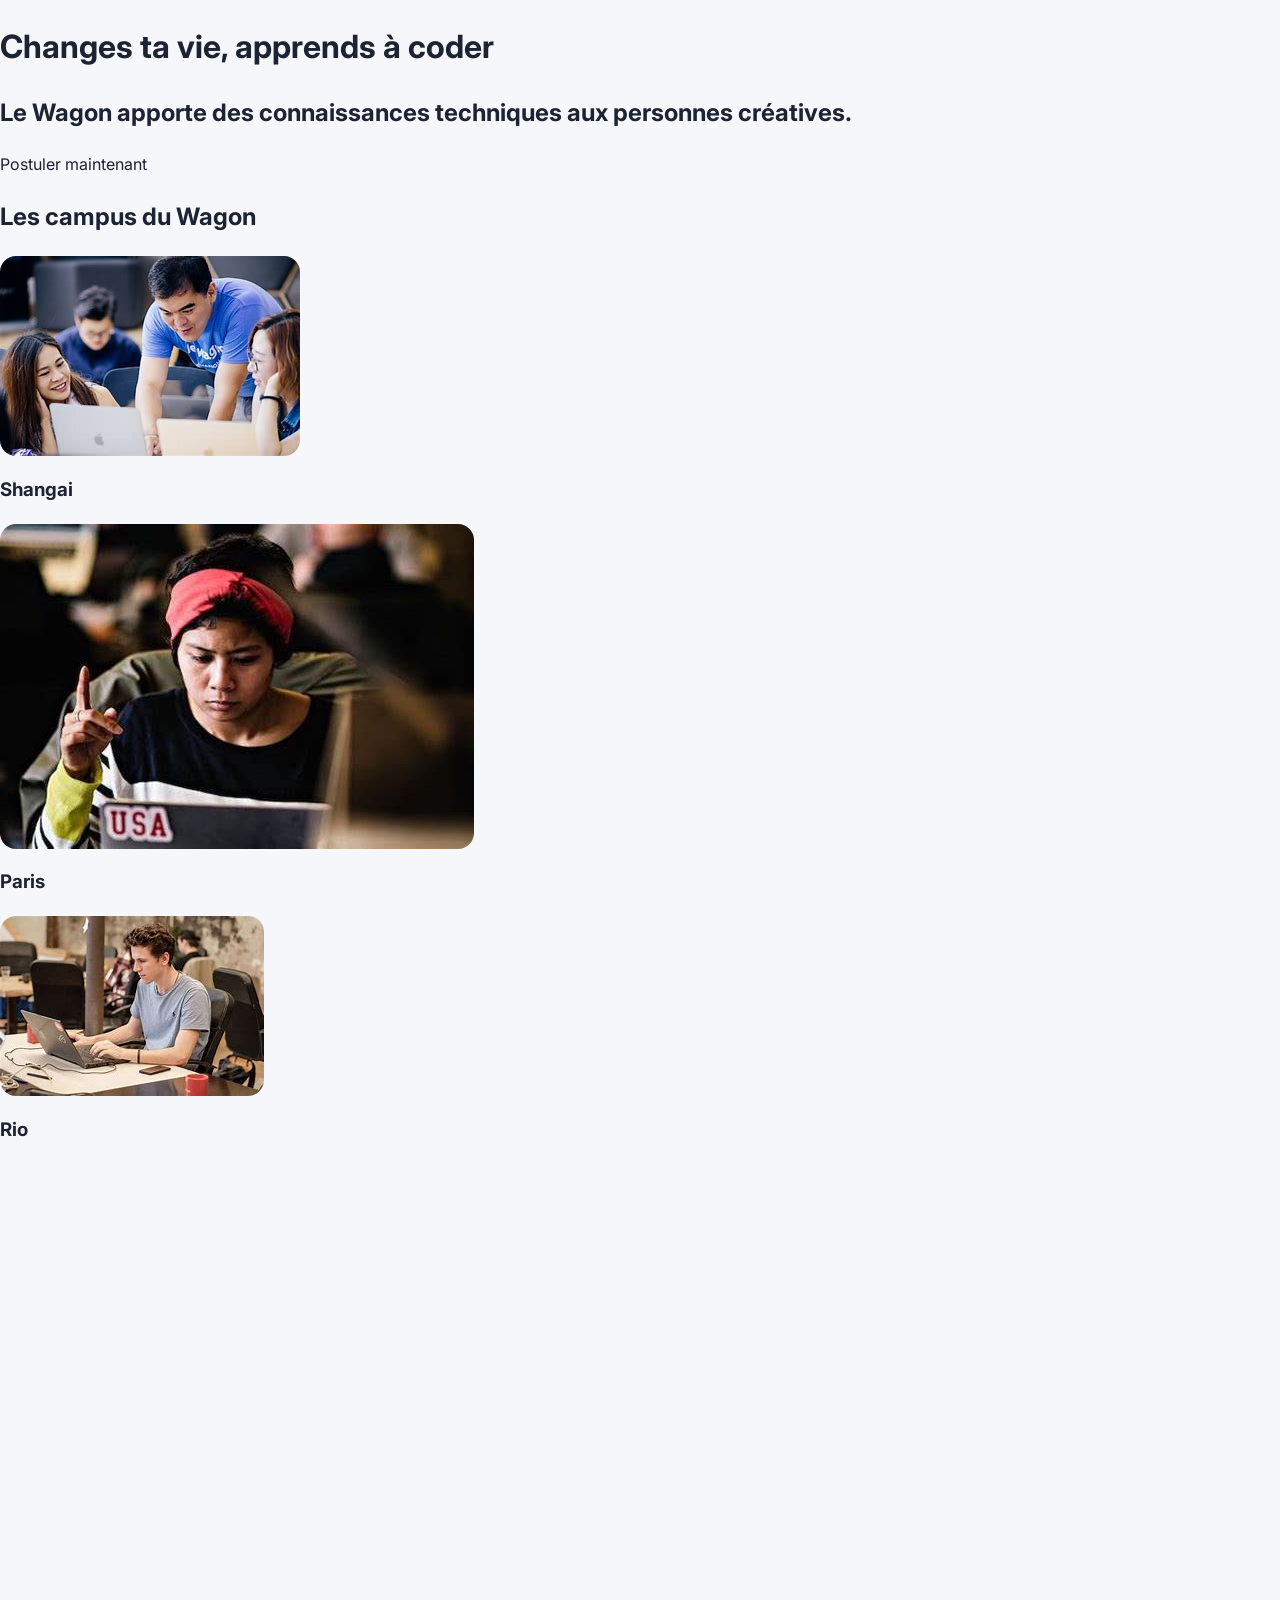
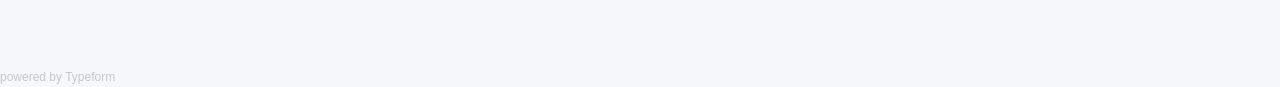
<file: index.html>
<!DOCTYPE html>
<html>
	<head>
		<title>Le Wagon</title>
		<meta charset="utf-8">
		<link rel="stylesheet" href="css\styles.css">
	</head>
	<body>

		<div class="banner">
			<div class="container">
				<h1>Changes ta vie, apprends à coder</h1>
				<h2>Le Wagon apporte des connaissances techniques aux personnes créatives.</h2>
				<a href="#apply-section" class="btn-blue">Postuler maintenant</a>
			</div>
		</div>

		<div class="container">
			<h2>Les campus du Wagon</h2>
			<div class="cards">
				<div class="card">
					<img src="images/shangai.jpg" alt="Le Wagon Shangai">
					<h3>Shangai</h3>
				</div>
				<div class="card">
					<img src="images/paris.jpg" alt="Le Wagon Paris">
					<h3>Paris</h3>
				</div>
				<div class="card">
					<img src="images/rio.jpg" alt="Le Wagon Rio">
					<h3>Rio</h3>
				</div>
			</div>
		</div>

		<div id="apply-section">
			<div class="typeform-widget" data-url="https://form.typeform.com/to/BqObaEK6" style="width: 100%; height: 500px;"></div><script> (function() { var qs,js,q,s,d=document, gi=d.getElementById, ce=d.createElement, gt=d.getElementsByTagName, id="typef_orm", b="https://embed.typeform.com/"; if(!gi.call(d,id)) { js=ce.call(d,"script"); js.id=id; js.src=b+"embed.js"; q=gt.call(d,"script")[0]; q.parentNode.insertBefore(js,q) } })(); </script><div style="font-family: Sans-Serif;font-size: 12px; color: #999;opacity: 0.5; padding-top: 5px;"> powered by <a href="https://admin.typeform.com/signup?utm_campaign=BQ1ugB&utm_source=typeform.com-12651312-Basic&utm_medium=typeform&utm_content=typeform-embedded-poweredbytypeform&utm_term=EN" style="color: #999" target="_blank">Typeform</a></div>

		</div>

	</body>

</html>
</file>
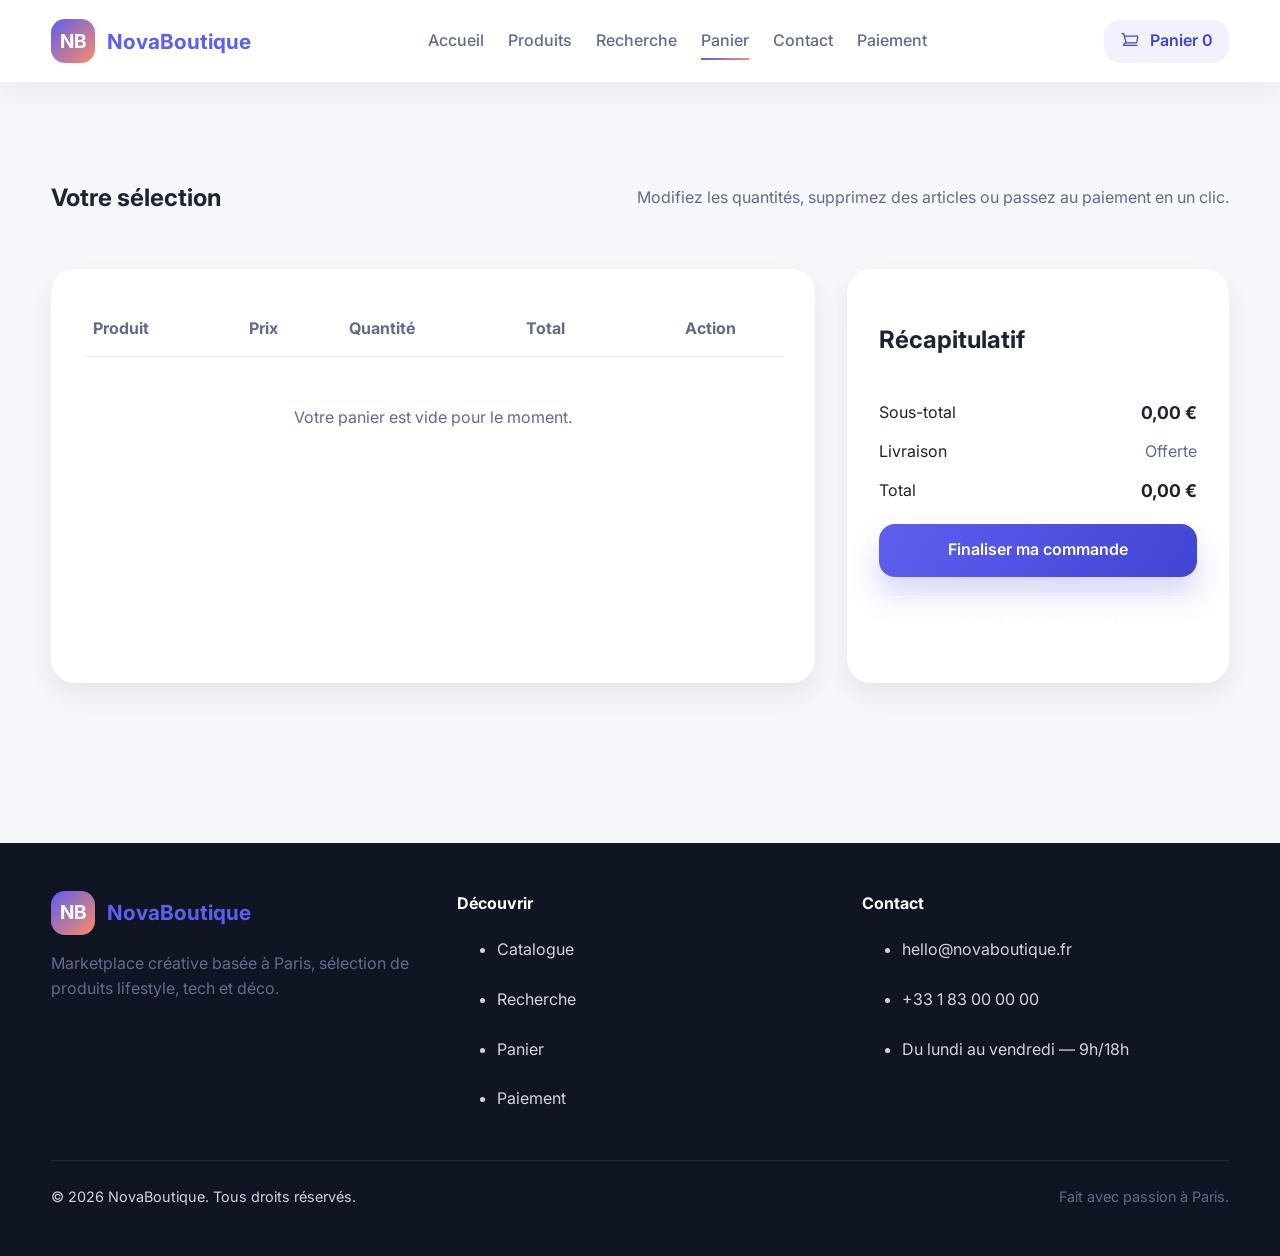
<file: cart.html>
<!DOCTYPE html>
<html lang="fr">
  <head>
    <meta charset="utf-8" />
    <meta name="viewport" content="width=device-width, initial-scale=1" />
    <title>NovaBoutique | Votre panier</title>
    <link rel="stylesheet" href="css/styles.css" />
    <script src="js/cart.js" defer></script>
  </head>
  <body>
    <header class="site-header">
      <div class="header-inner">
        <a class="brand" href="index.html" aria-label="NovaBoutique Accueil">
          <span class="brand__logo">NB</span>
          NovaBoutique
        </a>
        <nav class="main-nav" aria-label="Navigation principale">
          <a href="index.html">Accueil</a>
          <a href="products.html">Produits</a>
          <a href="search.html">Recherche</a>
          <a href="cart.html" aria-current="page">Panier</a>
          <a href="contact.html">Contact</a>
          <a href="checkout.html">Paiement</a>
        </nav>
        <div class="cart-status">
          <svg xmlns="http://www.w3.org/2000/svg" fill="none" viewBox="0 0 24 24" stroke="currentColor" aria-hidden="true">
            <path stroke-linecap="round" stroke-linejoin="round" stroke-width="1.5" d="M2.25 3h1.386c.51 0 .955.343 1.087.835l.383 1.437M7.5 14.25a3 3 0 0 0-3 3h15.75m-12.75-3h11.218a1.5 1.5 0 0 0 1.47-1.198l1.2-6A1.5 1.5 0 0 0 19.125 6H5.106m2.394 8.25L5.106 6m0 0-.383-1.437A1.125 1.125 0 0 0 3.61 3H2.25" />
          </svg>
          <span>Panier <span data-cart-count>0</span></span>
        </div>
      </div>
    </header>

    <main>
      <section class="section">
        <div class="section-heading">
          <h1>Votre sélection</h1>
          <p>Modifiez les quantités, supprimez des articles ou passez au paiement en un clic.</p>
        </div>
        <div class="cart-layout">
          <div class="cart-card">
            <table class="cart-table" aria-live="polite">
              <thead>
                <tr>
                  <th scope="col">Produit</th>
                  <th scope="col">Prix</th>
                  <th scope="col">Quantité</th>
                  <th scope="col">Total</th>
                  <th scope="col" class="text-center">Action</th>
                </tr>
              </thead>
              <tbody data-cart-items></tbody>
            </table>
            <p class="cart-empty is-hidden" data-cart-empty>Votre panier est vide pour le moment.</p>
          </div>
          <aside class="summary-card">
            <h2>Récapitulatif</h2>
            <ul>
              <li><span>Sous-total</span><strong data-cart-subtotal>0,00 €</strong></li>
              <li><span>Livraison</span><span class="text-muted">Offerte</span></li>
              <li><span>Total</span><strong data-cart-total>0,00 €</strong></li>
            </ul>
            <a class="btn btn-primary" href="checkout.html">Finaliser ma commande</a>
            <a class="btn btn-secondary" href="products.html">Poursuivre mes achats</a>
          </aside>
        </div>
      </section>
    </main>

    <footer class="site-footer">
      <div class="footer-inner">
        <div class="footer-grid">
          <div>
            <div class="brand">
              <span class="brand__logo">NB</span>
              NovaBoutique
            </div>
            <p class="text-muted">Marketplace créative basée à Paris, sélection de produits lifestyle, tech et déco.</p>
          </div>
          <div>
            <h4>Découvrir</h4>
            <ul class="grid">
              <li><a href="products.html">Catalogue</a></li>
              <li><a href="search.html">Recherche</a></li>
              <li><a href="cart.html">Panier</a></li>
              <li><a href="checkout.html">Paiement</a></li>
            </ul>
          </div>
          <div>
            <h4>Contact</h4>
            <ul class="grid">
              <li>hello@novaboutique.fr</li>
              <li>+33 1 83 00 00 00</li>
              <li>Du lundi au vendredi — 9h/18h</li>
            </ul>
          </div>
        </div>
        <div class="footer-bottom">
          <span>© <span id="current-year"></span> NovaBoutique. Tous droits réservés.</span>
          <span class="text-muted">Fait avec passion à Paris.</span>
        </div>
      </div>
    </footer>
    <script>
      document.getElementById('current-year').textContent = new Date().getFullYear();
    </script>
  </body>
</html>
</file>
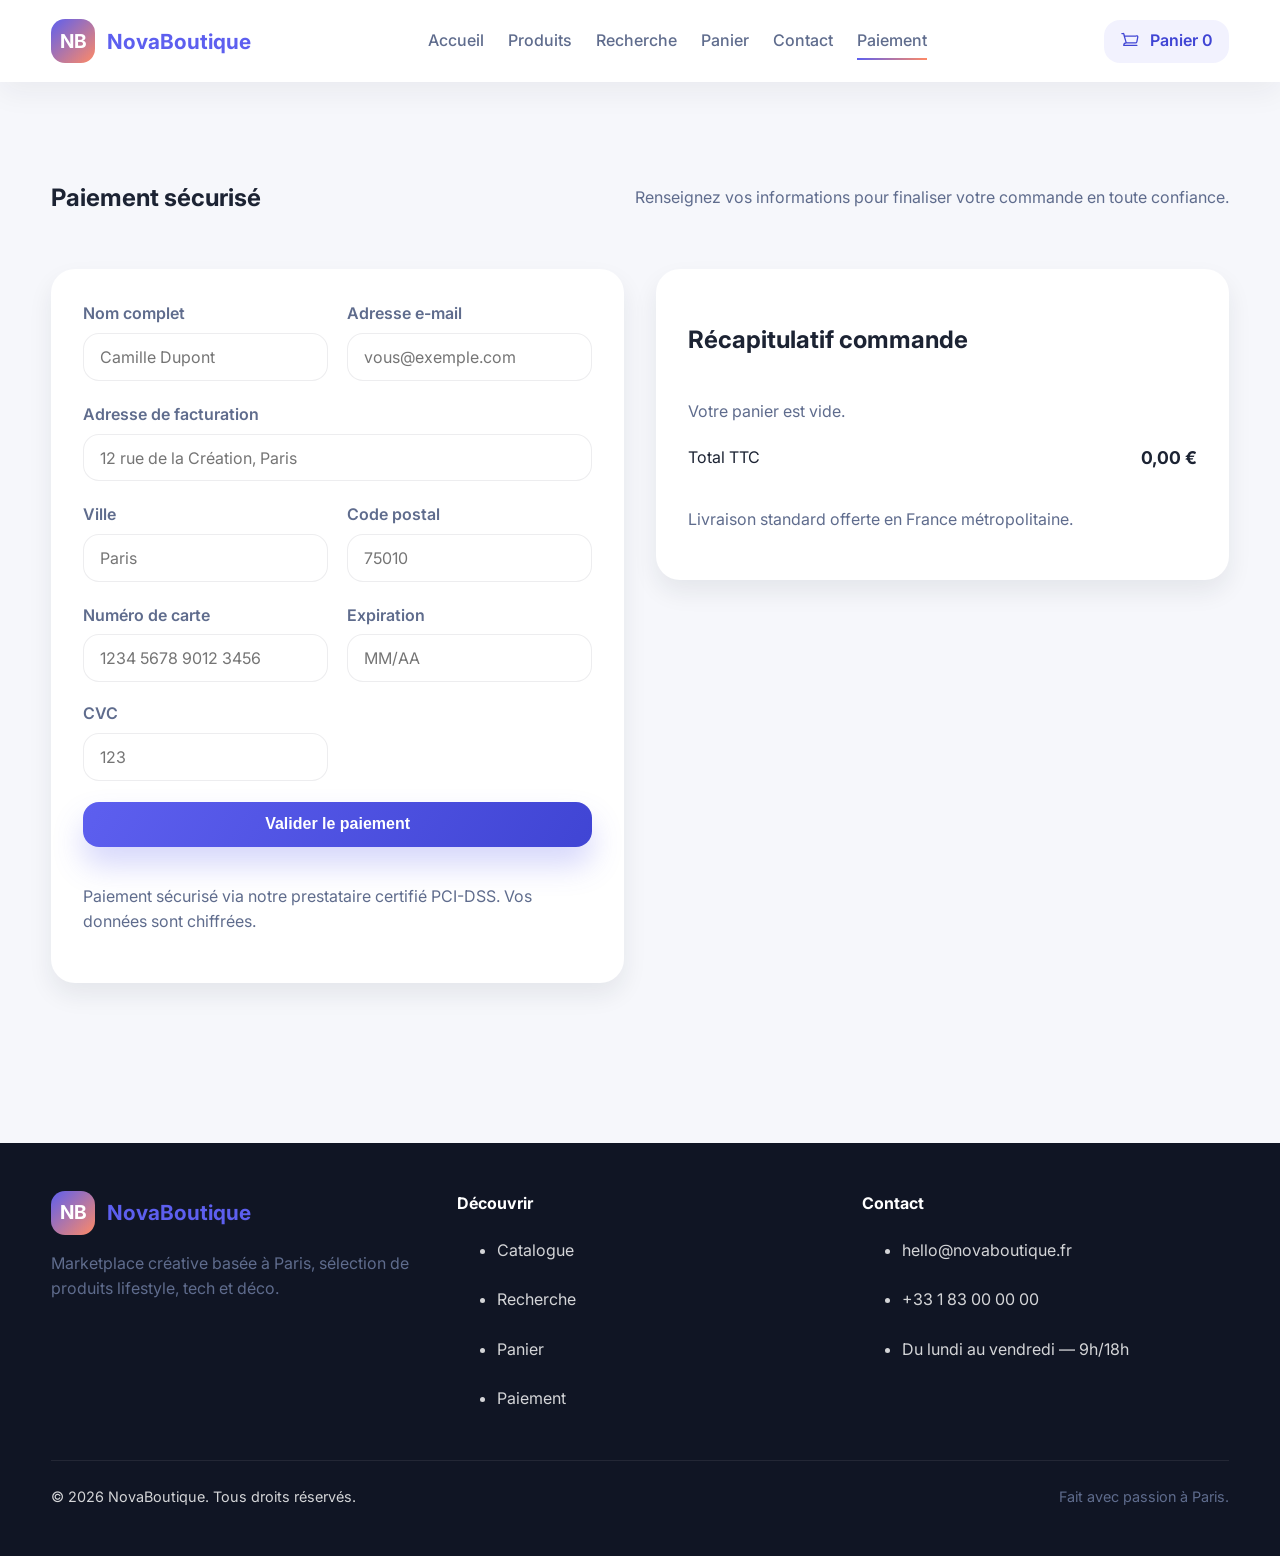
<file: checkout.html>
<!DOCTYPE html>
<html lang="fr">
  <head>
    <meta charset="utf-8" />
    <meta name="viewport" content="width=device-width, initial-scale=1" />
    <title>NovaBoutique | Paiement sécurisé</title>
    <link rel="stylesheet" href="css/styles.css" />
    <script src="js/cart.js" defer></script>
    <script src="js/checkout.js" defer></script>
  </head>
  <body>
    <header class="site-header">
      <div class="header-inner">
        <a class="brand" href="index.html" aria-label="NovaBoutique Accueil">
          <span class="brand__logo">NB</span>
          NovaBoutique
        </a>
        <nav class="main-nav" aria-label="Navigation principale">
          <a href="index.html">Accueil</a>
          <a href="products.html">Produits</a>
          <a href="search.html">Recherche</a>
          <a href="cart.html">Panier</a>
          <a href="contact.html">Contact</a>
          <a href="checkout.html" aria-current="page">Paiement</a>
        </nav>
        <div class="cart-status">
          <svg xmlns="http://www.w3.org/2000/svg" fill="none" viewBox="0 0 24 24" stroke="currentColor" aria-hidden="true">
            <path stroke-linecap="round" stroke-linejoin="round" stroke-width="1.5" d="M2.25 3h1.386c.51 0 .955.343 1.087.835l.383 1.437M7.5 14.25a3 3 0 0 0-3 3h15.75m-12.75-3h11.218a1.5 1.5 0 0 0 1.47-1.198l1.2-6A1.5 1.5 0 0 0 19.125 6H5.106m2.394 8.25L5.106 6m0 0-.383-1.437A1.125 1.125 0 0 0 3.61 3H2.25" />
          </svg>
          <span>Panier <span data-cart-count>0</span></span>
        </div>
      </div>
    </header>

    <main>
      <section class="section">
        <div class="section-heading">
          <h1>Paiement sécurisé</h1>
          <p>Renseignez vos informations pour finaliser votre commande en toute confiance.</p>
        </div>
        <div class="checkout-grid">
          <form class="checkout-form" data-checkout-form>
            <div class="alert is-hidden" role="alert" data-checkout-confirmation>
              Merci ! Votre commande est confirmée. Un e-mail récapitulatif vient de vous être envoyé.
            </div>
            <div class="form-row">
              <div>
                <label for="billing-name">Nom complet</label>
                <input type="text" id="billing-name" name="billing-name" placeholder="Camille Dupont" required />
              </div>
              <div>
                <label for="billing-email">Adresse e-mail</label>
                <input type="email" id="billing-email" name="billing-email" placeholder="vous@exemple.com" required />
              </div>
            </div>
            <div>
              <label for="billing-address">Adresse de facturation</label>
              <input type="text" id="billing-address" name="billing-address" placeholder="12 rue de la Création, Paris" required />
            </div>
            <div class="form-row">
              <div>
                <label for="billing-city">Ville</label>
                <input type="text" id="billing-city" name="billing-city" placeholder="Paris" required />
              </div>
              <div>
                <label for="billing-zip">Code postal</label>
                <input type="text" id="billing-zip" name="billing-zip" placeholder="75010" required />
              </div>
            </div>
            <div class="form-row">
              <div>
                <label for="card-number">Numéro de carte</label>
                <input type="text" id="card-number" name="card-number" inputmode="numeric" autocomplete="cc-number" placeholder="1234 5678 9012 3456" required />
              </div>
              <div>
                <label for="card-expiry">Expiration</label>
                <input type="text" id="card-expiry" name="card-expiry" placeholder="MM/AA" required />
              </div>
              <div>
                <label for="card-cvc">CVC</label>
                <input type="text" id="card-cvc" name="card-cvc" inputmode="numeric" autocomplete="cc-csc" placeholder="123" required />
              </div>
            </div>
            <button type="submit" class="btn btn-primary">Valider le paiement</button>
            <p class="text-muted">Paiement sécurisé via notre prestataire certifié PCI-DSS. Vos données sont chiffrées.</p>
          </form>
          <aside class="checkout-summary">
            <h2>Récapitulatif commande</h2>
            <ul data-checkout-items>
              <li class="text-muted">Votre panier est vide.</li>
            </ul>
            <div class="flex flex-between">
              <span>Total TTC</span>
              <strong data-checkout-total>0,00 €</strong>
            </div>
            <p class="text-muted">Livraison standard offerte en France métropolitaine.</p>
          </aside>
        </div>
      </section>
    </main>

    <footer class="site-footer">
      <div class="footer-inner">
        <div class="footer-grid">
          <div>
            <div class="brand">
              <span class="brand__logo">NB</span>
              NovaBoutique
            </div>
            <p class="text-muted">Marketplace créative basée à Paris, sélection de produits lifestyle, tech et déco.</p>
          </div>
          <div>
            <h4>Découvrir</h4>
            <ul class="grid">
              <li><a href="products.html">Catalogue</a></li>
              <li><a href="search.html">Recherche</a></li>
              <li><a href="cart.html">Panier</a></li>
              <li><a href="checkout.html">Paiement</a></li>
            </ul>
          </div>
          <div>
            <h4>Contact</h4>
            <ul class="grid">
              <li>hello@novaboutique.fr</li>
              <li>+33 1 83 00 00 00</li>
              <li>Du lundi au vendredi — 9h/18h</li>
            </ul>
          </div>
        </div>
        <div class="footer-bottom">
          <span>© <span id="current-year"></span> NovaBoutique. Tous droits réservés.</span>
          <span class="text-muted">Fait avec passion à Paris.</span>
        </div>
      </div>
    </footer>
    <script>
      document.getElementById('current-year').textContent = new Date().getFullYear();
    </script>
  </body>
</html>
</file>
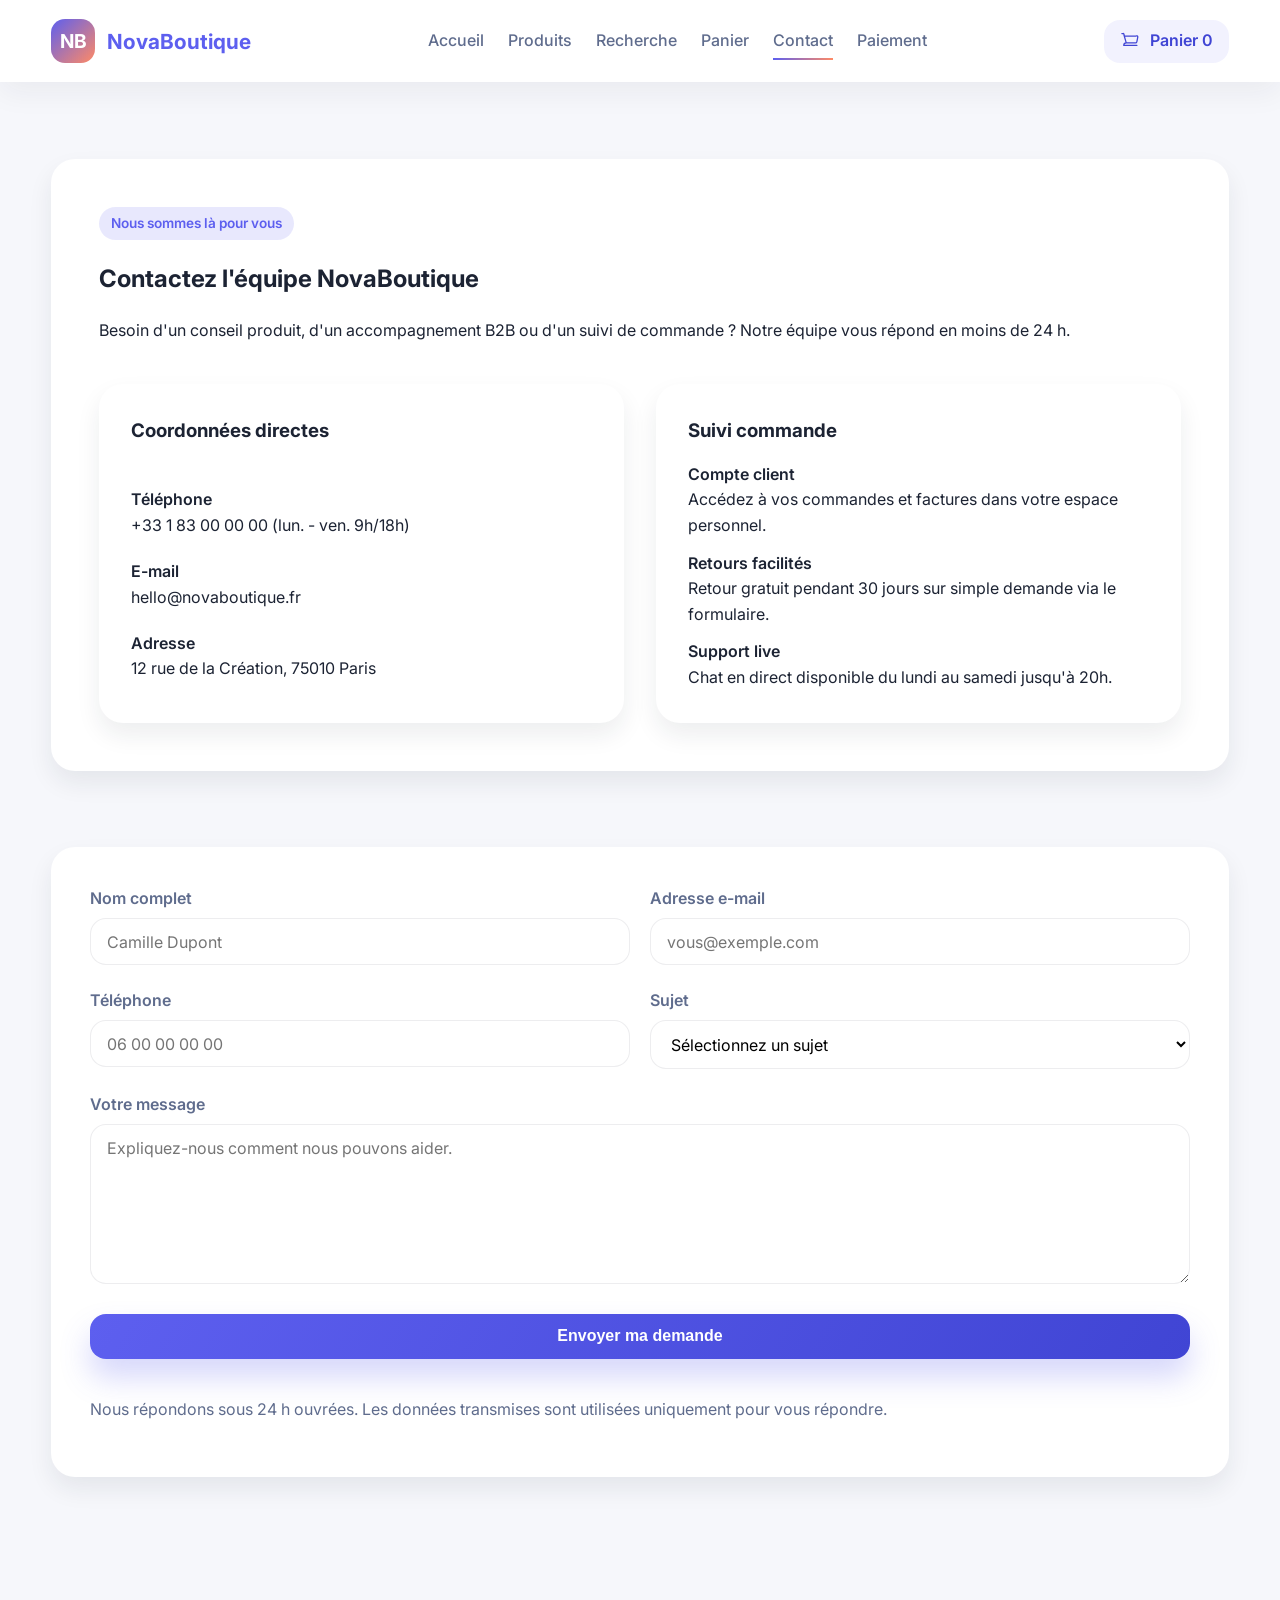
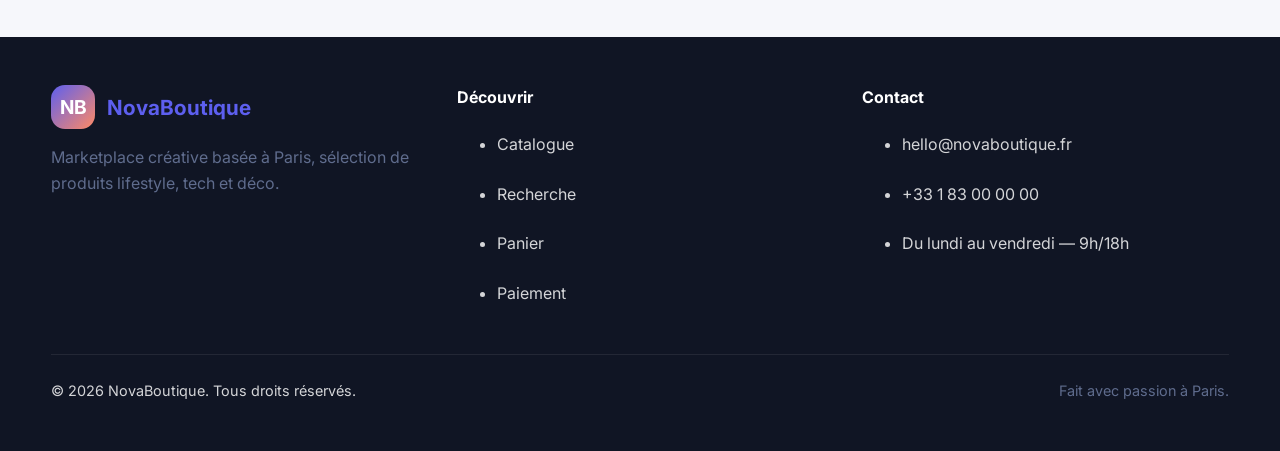
<file: contact.html>
<!DOCTYPE html>
<html lang="fr">
  <head>
    <meta charset="utf-8" />
    <meta name="viewport" content="width=device-width, initial-scale=1" />
    <title>NovaBoutique | Contact &amp; accompagnement</title>
    <link rel="stylesheet" href="css/styles.css" />
    <script src="js/cart.js" defer></script>
  </head>
  <body>
    <header class="site-header">
      <div class="header-inner">
        <a class="brand" href="index.html" aria-label="NovaBoutique Accueil">
          <span class="brand__logo">NB</span>
          NovaBoutique
        </a>
        <nav class="main-nav" aria-label="Navigation principale">
          <a href="index.html">Accueil</a>
          <a href="products.html">Produits</a>
          <a href="search.html">Recherche</a>
          <a href="cart.html">Panier</a>
          <a href="contact.html" aria-current="page">Contact</a>
          <a href="checkout.html">Paiement</a>
        </nav>
        <div class="cart-status">
          <svg xmlns="http://www.w3.org/2000/svg" fill="none" viewBox="0 0 24 24" stroke="currentColor" aria-hidden="true">
            <path stroke-linecap="round" stroke-linejoin="round" stroke-width="1.5" d="M2.25 3h1.386c.51 0 .955.343 1.087.835l.383 1.437M7.5 14.25a3 3 0 0 0-3 3h15.75m-12.75-3h11.218a1.5 1.5 0 0 0 1.47-1.198l1.2-6A1.5 1.5 0 0 0 19.125 6H5.106m2.394 8.25L5.106 6m0 0-.383-1.437A1.125 1.125 0 0 0 3.61 3H2.25" />
          </svg>
          <span>Panier <span data-cart-count>0</span></span>
        </div>
      </div>
    </header>

    <main>
      <section class="section">
        <div class="contact-hero">
          <div>
            <div class="badge">Nous sommes là pour vous</div>
            <h1>Contactez l'équipe NovaBoutique</h1>
            <p>
              Besoin d'un conseil produit, d'un accompagnement B2B ou d'un suivi de commande ? Notre équipe vous répond en moins de 24 h.
            </p>
          </div>
          <div class="contact-grid">
            <article class="contact-card">
              <h3>Coordonnées directes</h3>
              <ul>
                <li>
                  <span>Téléphone</span>
                  +33 1 83 00 00 00 (lun. - ven. 9h/18h)
                </li>
                <li>
                  <span>E-mail</span>
                  hello@novaboutique.fr
                </li>
                <li>
                  <span>Adresse</span>
                  12 rue de la Création, 75010 Paris
                </li>
              </ul>
            </article>
            <article class="contact-card">
              <h3>Suivi commande</h3>
              <ul>
                <li>
                  <span>Compte client</span>
                  Accédez à vos commandes et factures dans votre espace personnel.
                </li>
                <li>
                  <span>Retours facilités</span>
                  Retour gratuit pendant 30 jours sur simple demande via le formulaire.
                </li>
                <li>
                  <span>Support live</span>
                  Chat en direct disponible du lundi au samedi jusqu'à 20h.
                </li>
              </ul>
            </article>
          </div>
        </div>
      </section>

      <section class="section">
        <form class="contact-form" data-contact-form>
          <div class="form-row">
            <div>
              <label for="contact-name">Nom complet</label>
              <input type="text" id="contact-name" name="name" placeholder="Camille Dupont" required />
            </div>
            <div>
              <label for="contact-email">Adresse e-mail</label>
              <input type="email" id="contact-email" name="email" placeholder="vous@exemple.com" required />
            </div>
          </div>
          <div class="form-row">
            <div>
              <label for="contact-phone">Téléphone</label>
              <input type="tel" id="contact-phone" name="phone" placeholder="06 00 00 00 00" />
            </div>
            <div>
              <label for="contact-topic">Sujet</label>
              <select id="contact-topic" name="topic" required>
                <option value="">Sélectionnez un sujet</option>
                <option value="order">Suivi de commande</option>
                <option value="product">Question produit</option>
                <option value="partnership">Partenariat &amp; B2B</option>
                <option value="other">Autre demande</option>
              </select>
            </div>
          </div>
          <div>
            <label for="contact-message">Votre message</label>
            <textarea id="contact-message" name="message" placeholder="Expliquez-nous comment nous pouvons aider." required></textarea>
          </div>
          <button type="submit" class="btn btn-primary">Envoyer ma demande</button>
          <p class="text-muted">Nous répondons sous 24 h ouvrées. Les données transmises sont utilisées uniquement pour vous répondre.</p>
        </form>
      </section>
    </main>

    <footer class="site-footer">
      <div class="footer-inner">
        <div class="footer-grid">
          <div>
            <div class="brand">
              <span class="brand__logo">NB</span>
              NovaBoutique
            </div>
            <p class="text-muted">Marketplace créative basée à Paris, sélection de produits lifestyle, tech et déco.</p>
          </div>
          <div>
            <h4>Découvrir</h4>
            <ul class="grid">
              <li><a href="products.html">Catalogue</a></li>
              <li><a href="search.html">Recherche</a></li>
              <li><a href="cart.html">Panier</a></li>
              <li><a href="checkout.html">Paiement</a></li>
            </ul>
          </div>
          <div>
            <h4>Contact</h4>
            <ul class="grid">
              <li>hello@novaboutique.fr</li>
              <li>+33 1 83 00 00 00</li>
              <li>Du lundi au vendredi — 9h/18h</li>
            </ul>
          </div>
        </div>
        <div class="footer-bottom">
          <span>© <span id="current-year"></span> NovaBoutique. Tous droits réservés.</span>
          <span class="text-muted">Fait avec passion à Paris.</span>
        </div>
      </div>
    </footer>
    <script>
      document.getElementById('current-year').textContent = new Date().getFullYear();
    </script>
  </body>
</html>
</file>
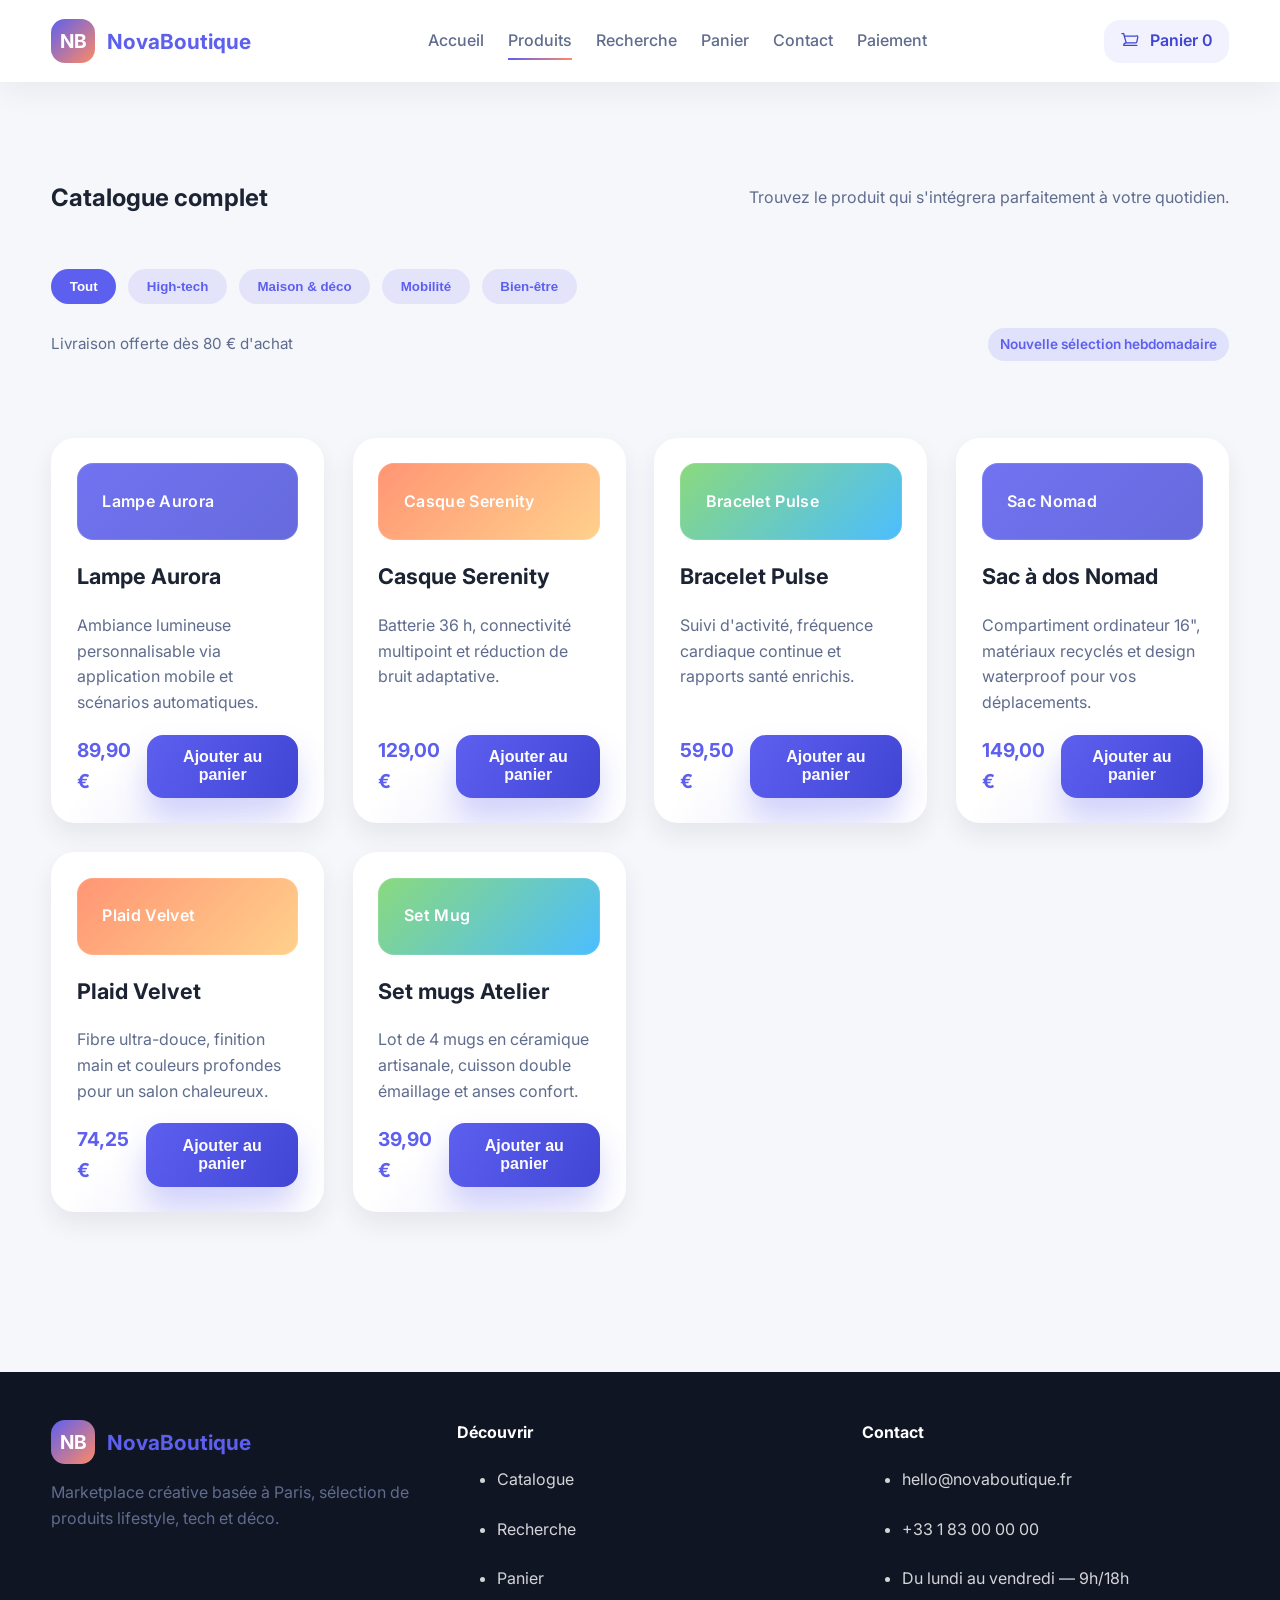
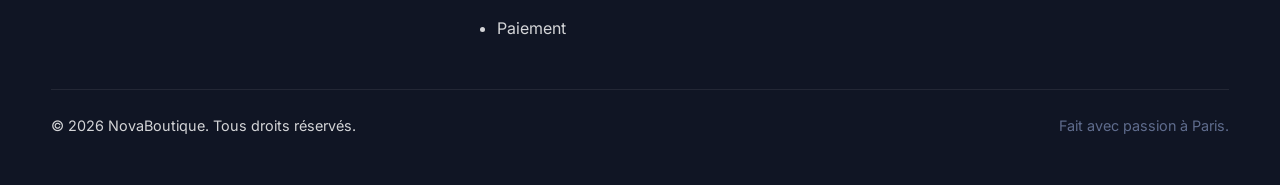
<file: products.html>
<!DOCTYPE html>
<html lang="fr">
  <head>
    <meta charset="utf-8" />
    <meta name="viewport" content="width=device-width, initial-scale=1" />
    <title>NovaBoutique | Catalogue produits</title>
    <link rel="stylesheet" href="css/styles.css" />
    <script src="js/cart.js" defer></script>
  </head>
  <body>
    <header class="site-header">
      <div class="header-inner">
        <a class="brand" href="index.html" aria-label="NovaBoutique Accueil">
          <span class="brand__logo">NB</span>
          NovaBoutique
        </a>
        <nav class="main-nav" aria-label="Navigation principale">
          <a href="index.html">Accueil</a>
          <a href="products.html" aria-current="page">Produits</a>
          <a href="search.html">Recherche</a>
          <a href="cart.html">Panier</a>
          <a href="contact.html">Contact</a>
          <a href="checkout.html">Paiement</a>
        </nav>
        <div class="cart-status">
          <svg xmlns="http://www.w3.org/2000/svg" fill="none" viewBox="0 0 24 24" stroke="currentColor" aria-hidden="true">
            <path stroke-linecap="round" stroke-linejoin="round" stroke-width="1.5" d="M2.25 3h1.386c.51 0 .955.343 1.087.835l.383 1.437M7.5 14.25a3 3 0 0 0-3 3h15.75m-12.75-3h11.218a1.5 1.5 0 0 0 1.47-1.198l1.2-6A1.5 1.5 0 0 0 19.125 6H5.106m2.394 8.25L5.106 6m0 0-.383-1.437A1.125 1.125 0 0 0 3.61 3H2.25" />
          </svg>
          <span>Panier <span data-cart-count>0</span></span>
        </div>
      </div>
    </header>

    <main>
      <section class="section">
        <div class="section-heading">
          <h1>Catalogue complet</h1>
          <p>Trouvez le produit qui s'intégrera parfaitement à votre quotidien.</p>
        </div>
        <div class="category-tabs" role="group" aria-label="Filtres de catégories">
          <button type="button" aria-pressed="true">Tout</button>
          <button type="button" aria-pressed="false">High-tech</button>
          <button type="button" aria-pressed="false">Maison &amp; déco</button>
          <button type="button" aria-pressed="false">Mobilité</button>
          <button type="button" aria-pressed="false">Bien-être</button>
        </div>
        <div class="product-meta">
          <span>Livraison offerte dès 80 € d'achat</span>
          <span class="badge">Nouvelle sélection hebdomadaire</span>
        </div>
      </section>

      <section class="section">
        <div class="product-grid">
          <article class="product-card">
            <div class="product-card__image">Lampe Aurora</div>
            <h3>Lampe Aurora</h3>
            <p>Ambiance lumineuse personnalisable via application mobile et scénarios automatiques.</p>
            <div class="product-card__footer">
              <span class="price-tag">89,90 €</span>
              <button
                class="btn btn-primary"
                data-add-to-cart
                data-product-id="aurora-lamp"
                data-product-name="Lampe Aurora"
                data-product-price="89.9"
              >
                Ajouter au panier
              </button>
            </div>
          </article>
          <article class="product-card">
            <div class="product-card__image product-card__image--secondary">Casque Serenity</div>
            <h3>Casque Serenity</h3>
            <p>Batterie 36 h, connectivité multipoint et réduction de bruit adaptative.</p>
            <div class="product-card__footer">
              <span class="price-tag">129,00 €</span>
              <button
                class="btn btn-primary"
                data-add-to-cart
                data-product-id="serenity-headphones"
                data-product-name="Casque Serenity"
                data-product-price="129"
              >
                Ajouter au panier
              </button>
            </div>
          </article>
          <article class="product-card">
            <div class="product-card__image product-card__image--accent">Bracelet Pulse</div>
            <h3>Bracelet Pulse</h3>
            <p>Suivi d'activité, fréquence cardiaque continue et rapports santé enrichis.</p>
            <div class="product-card__footer">
              <span class="price-tag">59,50 €</span>
              <button
                class="btn btn-primary"
                data-add-to-cart
                data-product-id="pulse-tracker"
                data-product-name="Bracelet Pulse"
                data-product-price="59.5"
              >
                Ajouter au panier
              </button>
            </div>
          </article>
          <article class="product-card">
            <div class="product-card__image">Sac Nomad</div>
            <h3>Sac à dos Nomad</h3>
            <p>Compartiment ordinateur 16", matériaux recyclés et design waterproof pour vos déplacements.</p>
            <div class="product-card__footer">
              <span class="price-tag">149,00 €</span>
              <button
                class="btn btn-primary"
                data-add-to-cart
                data-product-id="nomad-backpack"
                data-product-name="Sac à dos Nomad"
                data-product-price="149"
              >
                Ajouter au panier
              </button>
            </div>
          </article>
          <article class="product-card">
            <div class="product-card__image product-card__image--secondary">Plaid Velvet</div>
            <h3>Plaid Velvet</h3>
            <p>Fibre ultra-douce, finition main et couleurs profondes pour un salon chaleureux.</p>
            <div class="product-card__footer">
              <span class="price-tag">74,25 €</span>
              <button
                class="btn btn-primary"
                data-add-to-cart
                data-product-id="velvet-throw"
                data-product-name="Plaid Velvet"
                data-product-price="74.25"
              >
                Ajouter au panier
              </button>
            </div>
          </article>
          <article class="product-card">
            <div class="product-card__image product-card__image--accent">Set Mug</div>
            <h3>Set mugs Atelier</h3>
            <p>Lot de 4 mugs en céramique artisanale, cuisson double émaillage et anses confort.</p>
            <div class="product-card__footer">
              <span class="price-tag">39,90 €</span>
              <button
                class="btn btn-primary"
                data-add-to-cart
                data-product-id="artisan-mug"
                data-product-name="Set mugs Atelier"
                data-product-price="39.9"
              >
                Ajouter au panier
              </button>
            </div>
          </article>
        </div>
      </section>
    </main>

    <footer class="site-footer">
      <div class="footer-inner">
        <div class="footer-grid">
          <div>
            <div class="brand">
              <span class="brand__logo">NB</span>
              NovaBoutique
            </div>
            <p class="text-muted">Marketplace créative basée à Paris, sélection de produits lifestyle, tech et déco.</p>
          </div>
          <div>
            <h4>Découvrir</h4>
            <ul class="grid">
              <li><a href="products.html">Catalogue</a></li>
              <li><a href="search.html">Recherche</a></li>
              <li><a href="cart.html">Panier</a></li>
              <li><a href="checkout.html">Paiement</a></li>
            </ul>
          </div>
          <div>
            <h4>Contact</h4>
            <ul class="grid">
              <li>hello@novaboutique.fr</li>
              <li>+33 1 83 00 00 00</li>
              <li>Du lundi au vendredi — 9h/18h</li>
            </ul>
          </div>
        </div>
        <div class="footer-bottom">
          <span>© <span id="current-year"></span> NovaBoutique. Tous droits réservés.</span>
          <span class="text-muted">Fait avec passion à Paris.</span>
        </div>
      </div>
    </footer>
    <script>
      document.getElementById('current-year').textContent = new Date().getFullYear();
    </script>
  </body>
</html>
</file>
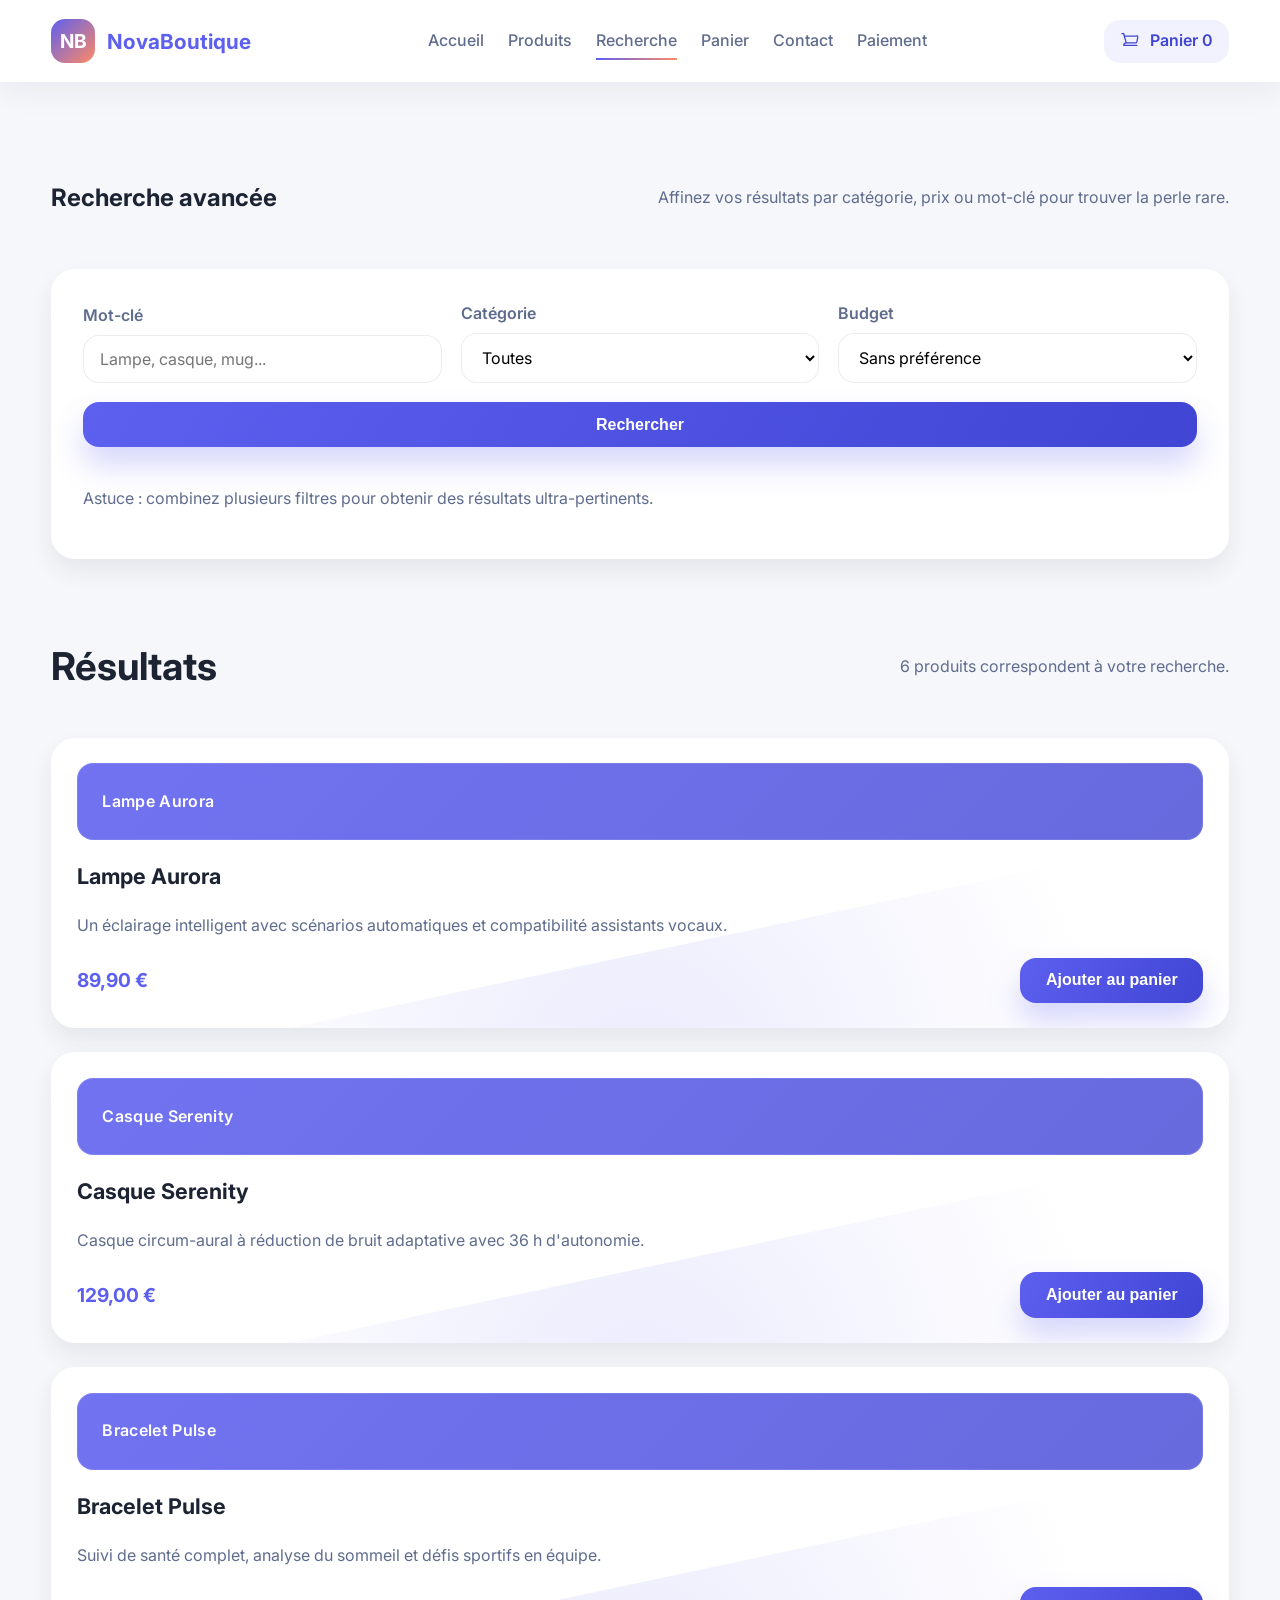
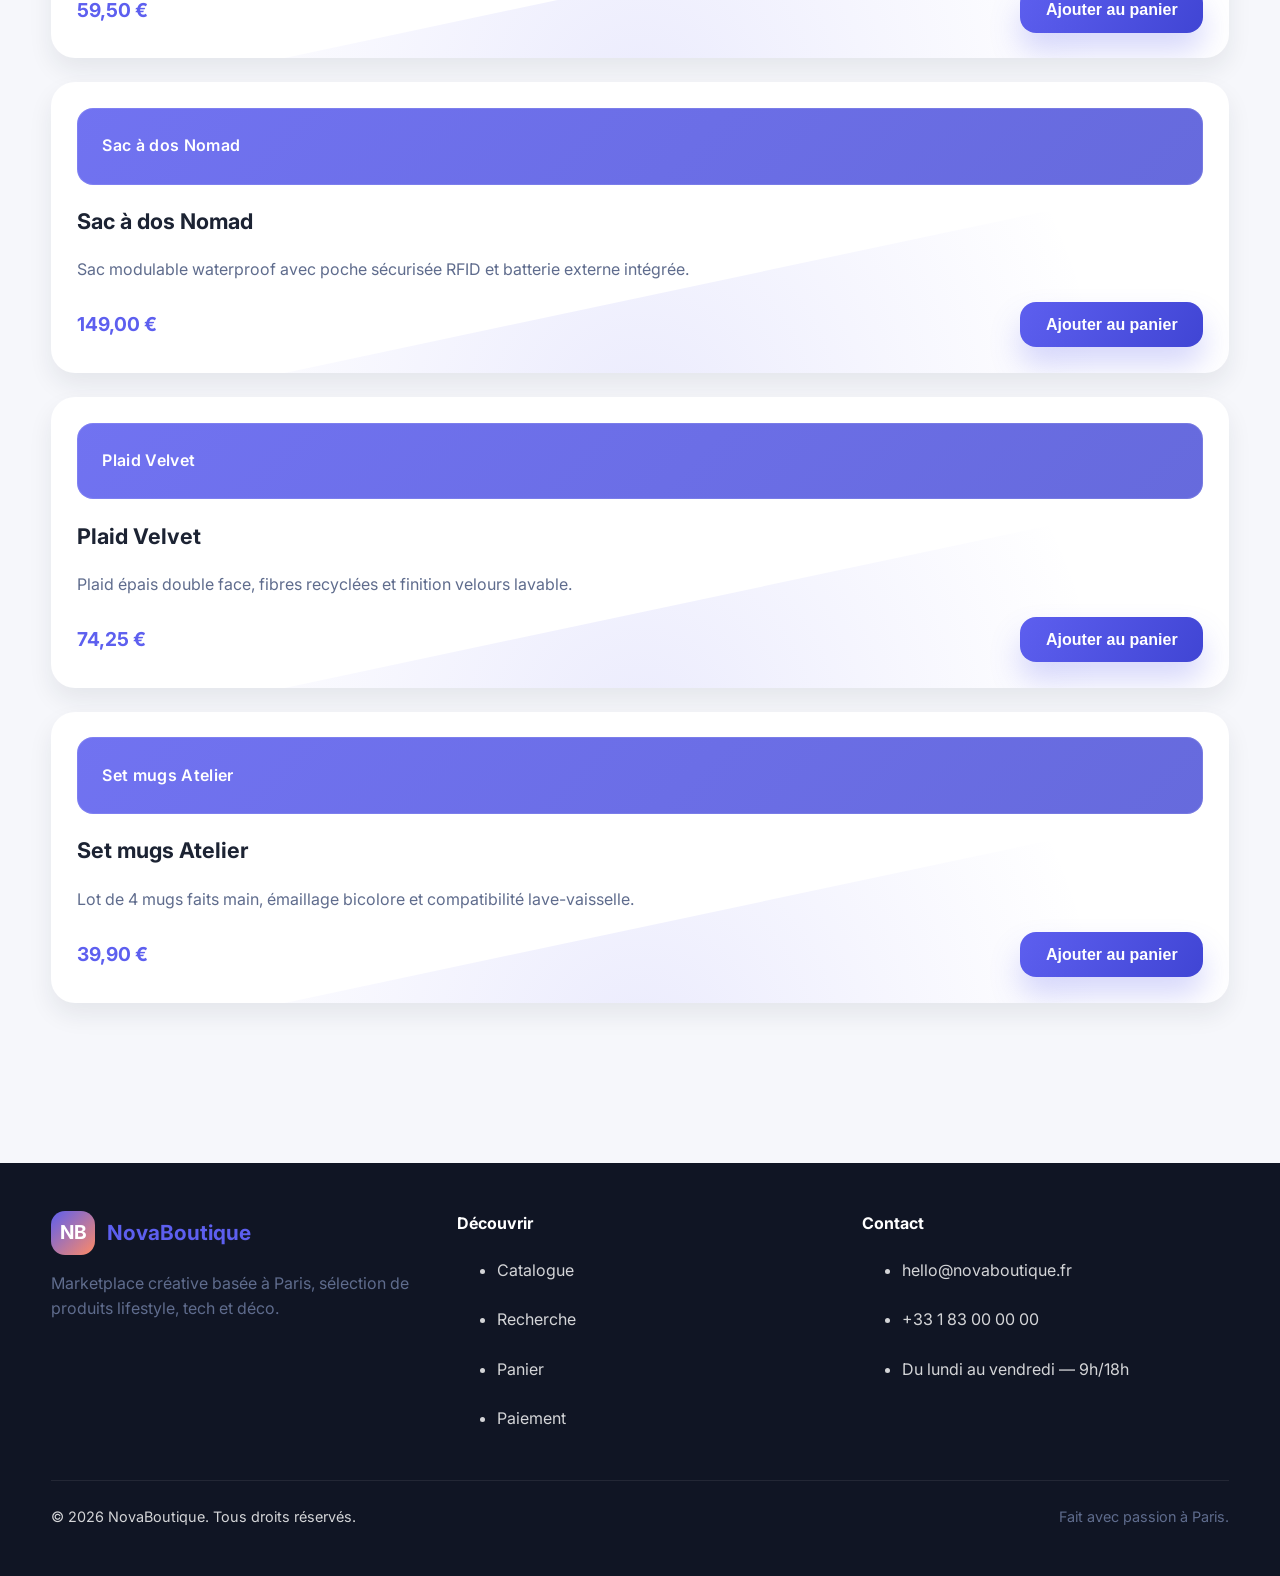
<file: search.html>
<!DOCTYPE html>
<html lang="fr">
  <head>
    <meta charset="utf-8" />
    <meta name="viewport" content="width=device-width, initial-scale=1" />
    <title>NovaBoutique | Recherche de produits</title>
    <link rel="stylesheet" href="css/styles.css" />
    <script src="js/cart.js" defer></script>
    <script src="js/search.js" defer></script>
  </head>
  <body>
    <header class="site-header">
      <div class="header-inner">
        <a class="brand" href="index.html" aria-label="NovaBoutique Accueil">
          <span class="brand__logo">NB</span>
          NovaBoutique
        </a>
        <nav class="main-nav" aria-label="Navigation principale">
          <a href="index.html">Accueil</a>
          <a href="products.html">Produits</a>
          <a href="search.html" aria-current="page">Recherche</a>
          <a href="cart.html">Panier</a>
          <a href="contact.html">Contact</a>
          <a href="checkout.html">Paiement</a>
        </nav>
        <div class="cart-status">
          <svg xmlns="http://www.w3.org/2000/svg" fill="none" viewBox="0 0 24 24" stroke="currentColor" aria-hidden="true">
            <path stroke-linecap="round" stroke-linejoin="round" stroke-width="1.5" d="M2.25 3h1.386c.51 0 .955.343 1.087.835l.383 1.437M7.5 14.25a3 3 0 0 0-3 3h15.75m-12.75-3h11.218a1.5 1.5 0 0 0 1.47-1.198l1.2-6A1.5 1.5 0 0 0 19.125 6H5.106m2.394 8.25L5.106 6m0 0-.383-1.437A1.125 1.125 0 0 0 3.61 3H2.25" />
          </svg>
          <span>Panier <span data-cart-count>0</span></span>
        </div>
      </div>
    </header>

    <main>
      <section class="section">
        <div class="section-heading">
          <h1>Recherche avancée</h1>
          <p>Affinez vos résultats par catégorie, prix ou mot-clé pour trouver la perle rare.</p>
        </div>
        <div class="search-panel">
          <form data-search-form>
            <div class="form-row">
              <div>
                <label for="search-keyword">Mot-clé</label>
                <input type="search" id="search-keyword" name="keyword" placeholder="Lampe, casque, mug..." data-search-input />
              </div>
              <div>
                <label for="search-category">Catégorie</label>
                <select id="search-category" name="category" data-search-category>
                  <option value="all">Toutes</option>
                  <option value="tech">High-tech</option>
                  <option value="home">Maison &amp; déco</option>
                  <option value="mobility">Mobilité</option>
                  <option value="wellness">Bien-être</option>
                </select>
              </div>
              <div>
                <label for="search-price">Budget</label>
                <select id="search-price" name="price" data-search-price>
                  <option value="all">Sans préférence</option>
                  <option value="0-50">Moins de 50 €</option>
                  <option value="50-100">Entre 50 € et 100 €</option>
                  <option value="100-200">Entre 100 € et 200 €</option>
                  <option value="200+">Plus de 200 €</option>
                </select>
              </div>
            </div>
            <button type="submit" class="btn btn-primary">Rechercher</button>
          </form>
          <p class="text-muted">Astuce : combinez plusieurs filtres pour obtenir des résultats ultra-pertinents.</p>
        </div>
      </section>

      <section class="section">
        <div class="section-heading">
          <h2>Résultats</h2>
          <p><span data-search-count>6</span> produits correspondent à votre recherche.</p>
        </div>
        <div class="search-results" data-search-results>
          <p class="search-empty">Saisissez un mot-clé ou ajustez les filtres pour commencer.</p>
        </div>
      </section>
    </main>

    <footer class="site-footer">
      <div class="footer-inner">
        <div class="footer-grid">
          <div>
            <div class="brand">
              <span class="brand__logo">NB</span>
              NovaBoutique
            </div>
            <p class="text-muted">Marketplace créative basée à Paris, sélection de produits lifestyle, tech et déco.</p>
          </div>
          <div>
            <h4>Découvrir</h4>
            <ul class="grid">
              <li><a href="products.html">Catalogue</a></li>
              <li><a href="search.html">Recherche</a></li>
              <li><a href="cart.html">Panier</a></li>
              <li><a href="checkout.html">Paiement</a></li>
            </ul>
          </div>
          <div>
            <h4>Contact</h4>
            <ul class="grid">
              <li>hello@novaboutique.fr</li>
              <li>+33 1 83 00 00 00</li>
              <li>Du lundi au vendredi — 9h/18h</li>
            </ul>
          </div>
        </div>
        <div class="footer-bottom">
          <span>© <span id="current-year"></span> NovaBoutique. Tous droits réservés.</span>
          <span class="text-muted">Fait avec passion à Paris.</span>
        </div>
      </div>
    </footer>
    <script>
      document.getElementById('current-year').textContent = new Date().getFullYear();
    </script>
  </body>
</html>
</file>
<file: css/styles.css>
@import url('https://fonts.googleapis.com/css2?family=Inter:wght@300;400;500;600;700&display=swap');

:root {
  --color-primary: #5d5fef;
  --color-primary-dark: #4045d4;
  --color-secondary: #ff8a65;
  --color-dark: #1c2333;
  --color-muted: #5f6c8d;
  --color-border: rgba(28, 35, 51, 0.08);
  --color-surface: #ffffff;
  --color-background: #f6f7fb;
  --shadow-soft: 0 20px 40px rgba(28, 35, 51, 0.12);
  --shadow-card: 0 12px 24px rgba(28, 35, 51, 0.08);
  --radius-lg: 24px;
  --radius-md: 16px;
  --radius-sm: 12px;
  --transition: all 0.25s ease;
}

* {
  box-sizing: border-box;
}

body {
  margin: 0;
  font-family: 'Inter', -apple-system, BlinkMacSystemFont, 'Segoe UI', sans-serif;
  background: var(--color-background);
  color: var(--color-dark);
  line-height: 1.6;
}

a {
  color: inherit;
  text-decoration: none;
}

a:hover,
a:focus {
  color: var(--color-primary);
}

img {
  max-width: 100%;
  display: block;
  border-radius: var(--radius-md);
}

.site-header {
  background: rgba(255, 255, 255, 0.95);
  box-shadow: 0 10px 30px rgba(28, 35, 51, 0.06);
  backdrop-filter: blur(12px);
  position: sticky;
  top: 0;
  z-index: 10;
}

.header-inner {
  width: min(1200px, 92vw);
  margin: 0 auto;
  padding: 1.2rem 0;
  display: flex;
  align-items: center;
  justify-content: space-between;
  gap: 1.5rem;
}

.brand {
  display: flex;
  align-items: center;
  gap: 0.75rem;
  font-weight: 700;
  font-size: 1.3rem;
  color: var(--color-primary);
}

.brand__logo {
  width: 44px;
  height: 44px;
  border-radius: 14px;
  background: linear-gradient(135deg, var(--color-primary), var(--color-secondary));
  display: grid;
  place-items: center;
  font-size: 1.2rem;
  color: #fff;
  font-weight: 700;
}

.main-nav {
  display: flex;
  align-items: center;
  gap: 1.5rem;
}

.main-nav a {
  font-weight: 500;
  color: var(--color-muted);
  position: relative;
}

.main-nav a::after {
  content: '';
  position: absolute;
  inset-inline: 0;
  bottom: -0.4rem;
  height: 2px;
  background: linear-gradient(90deg, var(--color-primary), var(--color-secondary));
  transform: scaleX(0);
  transform-origin: center;
  transition: var(--transition);
}

.main-nav a:focus::after,
.main-nav a:hover::after,
.main-nav a[aria-current='page']::after {
  transform: scaleX(1);
}

.cart-status {
  display: inline-flex;
  align-items: center;
  gap: 0.6rem;
  font-weight: 600;
  color: var(--color-primary-dark);
  background: rgba(93, 95, 239, 0.08);
  padding: 0.55rem 1rem;
  border-radius: var(--radius-md);
}

.cart-status svg {
  width: 20px;
  height: 20px;
}

main {
  width: min(1200px, 92vw);
  margin: 0 auto;
  padding-bottom: 5rem;
}

.hero {
  margin-top: 2.5rem;
  padding: clamp(3rem, 6vw, 5rem);
  border-radius: var(--radius-lg);
  background: linear-gradient(135deg, rgba(93, 95, 239, 0.9), rgba(255, 138, 101, 0.92)),
              url('../images/background.jpeg') center/cover;
  color: #fff;
  position: relative;
  overflow: hidden;
  box-shadow: var(--shadow-soft);
}

.hero::after {
  content: '';
  position: absolute;
  inset: 0;
  background: radial-gradient(circle at 20% 20%, rgba(255, 255, 255, 0.2) 0%, transparent 55%),
              radial-gradient(circle at 80% 80%, rgba(255, 255, 255, 0.18) 0%, transparent 50%);
  pointer-events: none;
}

.hero-content {
  position: relative;
  z-index: 1;
  max-width: 620px;
}

.hero h1 {
  font-size: clamp(2.3rem, 5vw, 3.4rem);
  line-height: 1.1;
  margin-bottom: 1.2rem;
}

.hero p {
  font-size: 1.1rem;
  opacity: 0.9;
  margin-bottom: 2rem;
}

.hero-actions {
  display: flex;
  flex-wrap: wrap;
  gap: 1rem;
}

.btn {
  border: none;
  border-radius: var(--radius-md);
  padding: 0.85rem 1.6rem;
  font-weight: 600;
  font-size: 1rem;
  cursor: pointer;
  transition: var(--transition);
  display: inline-flex;
  align-items: center;
  justify-content: center;
  gap: 0.5rem;
}

.btn.is-added {
  background: rgba(93, 95, 239, 0.12);
  color: var(--color-primary-dark);
  box-shadow: none;
}

.btn-primary {
  background: linear-gradient(120deg, var(--color-primary), var(--color-primary-dark));
  color: #fff;
  box-shadow: 0 18px 30px rgba(93, 95, 239, 0.25);
}

.btn-primary:hover,
.btn-primary:focus {
  transform: translateY(-2px);
  box-shadow: 0 22px 30px rgba(93, 95, 239, 0.35);
}

.btn-secondary {
  background: rgba(255, 255, 255, 0.15);
  color: #fff;
  border: 1px solid rgba(255, 255, 255, 0.3);
}

.btn-secondary:hover,
.btn-secondary:focus {
  background: rgba(255, 255, 255, 0.25);
}

.section {
  margin-top: clamp(3.5rem, 6vw, 5rem);
}

.section-heading {
  display: flex;
  align-items: center;
  justify-content: space-between;
  gap: 1.5rem;
  margin-bottom: 2rem;
}

.section-heading h2 {
  margin: 0;
  font-size: clamp(1.8rem, 3vw, 2.4rem);
}

.section-heading p {
  margin: 0;
  color: var(--color-muted);
}

.product-grid {
  display: grid;
  grid-template-columns: repeat(auto-fit, minmax(250px, 1fr));
  gap: 1.8rem;
}

.product-card {
  background: var(--color-surface);
  border-radius: var(--radius-lg);
  padding: 1.6rem;
  box-shadow: var(--shadow-card);
  display: flex;
  flex-direction: column;
  gap: 1.2rem;
  position: relative;
  overflow: hidden;
}

.product-card::after {
  content: '';
  position: absolute;
  inset-inline: -15%;
  bottom: -55%;
  height: 80%;
  background: radial-gradient(circle, rgba(93, 95, 239, 0.12) 0%, transparent 60%);
  transform: rotate(-12deg);
}

.product-card__image {
  position: relative;
  border-radius: var(--radius-md);
  padding: 1.6rem;
  color: #fff;
  font-weight: 600;
  letter-spacing: 0.02em;
  background: linear-gradient(135deg, rgba(93, 95, 239, 0.88), rgba(64, 69, 212, 0.8));
  box-shadow: inset 0 0 0 1px rgba(255, 255, 255, 0.1);
}

.product-card__image--secondary {
  background: linear-gradient(135deg, rgba(255, 138, 101, 0.9), rgba(255, 204, 128, 0.9));
}

.product-card__image--accent {
  background: linear-gradient(135deg, rgba(126, 213, 111, 0.9), rgba(56, 182, 255, 0.9));
}

.product-card h3 {
  margin: 0;
  font-size: 1.35rem;
}

.product-card p {
  margin: 0;
  color: var(--color-muted);
}

.product-card__footer {
  display: flex;
  align-items: center;
  justify-content: space-between;
  gap: 1rem;
  margin-top: auto;
}

.price-tag {
  font-weight: 700;
  font-size: 1.2rem;
  color: var(--color-primary);
}

.feature-grid {
  display: grid;
  grid-template-columns: repeat(auto-fit, minmax(260px, 1fr));
  gap: 1.5rem;
}

.feature-card {
  background: var(--color-surface);
  border-radius: var(--radius-lg);
  padding: 2rem;
  box-shadow: var(--shadow-card);
  display: flex;
  flex-direction: column;
  gap: 0.75rem;
}

.feature-card span {
  display: inline-flex;
  width: 48px;
  height: 48px;
  border-radius: 16px;
  background: rgba(93, 95, 239, 0.12);
  align-items: center;
  justify-content: center;
  font-weight: 600;
  color: var(--color-primary);
}

.cta-card {
  background: linear-gradient(120deg, rgba(64, 69, 212, 0.92), rgba(93, 95, 239, 0.92));
  padding: clamp(2.5rem, 4vw, 3rem);
  border-radius: var(--radius-lg);
  color: #fff;
  display: grid;
  gap: 1rem;
  align-items: center;
  justify-items: start;
  box-shadow: var(--shadow-soft);
}

.cta-card h3 {
  margin: 0;
  font-size: clamp(1.6rem, 3vw, 2.2rem);
}

.cta-card p {
  margin: 0;
  opacity: 0.85;
}

.site-footer {
  background: #101524;
  color: rgba(255, 255, 255, 0.82);
  padding: 3rem 0;
  margin-top: 5rem;
}

.footer-inner {
  width: min(1200px, 92vw);
  margin: 0 auto;
  display: grid;
  gap: 2rem;
}

.footer-grid {
  display: grid;
  grid-template-columns: repeat(auto-fit, minmax(220px, 1fr));
  gap: 2.4rem;
}

.footer-grid h4 {
  margin-top: 0;
  color: #fff;
}

.footer-grid a {
  color: rgba(255, 255, 255, 0.82);
}

.footer-bottom {
  display: flex;
  flex-wrap: wrap;
  align-items: center;
  justify-content: space-between;
  gap: 1rem;
  font-size: 0.9rem;
  border-top: 1px solid rgba(255, 255, 255, 0.08);
  padding-top: 1.5rem;
}

.badge {
  display: inline-flex;
  align-items: center;
  gap: 0.35rem;
  background: rgba(93, 95, 239, 0.14);
  color: var(--color-primary);
  border-radius: 999px;
  padding: 0.35rem 0.75rem;
  font-size: 0.85rem;
  font-weight: 600;
}

/* Contact page */
.contact-hero {
  background: var(--color-surface);
  padding: 3rem;
  border-radius: var(--radius-lg);
  box-shadow: var(--shadow-card);
  display: grid;
  gap: 1.5rem;
}

.contact-grid {
  display: grid;
  gap: 2rem;
  grid-template-columns: repeat(auto-fit, minmax(320px, 1fr));
}

.contact-card {
  background: var(--color-surface);
  padding: 2rem;
  border-radius: var(--radius-lg);
  box-shadow: var(--shadow-card);
  display: grid;
  gap: 1rem;
}

.contact-card h3 {
  margin: 0;
}

.contact-card ul {
  list-style: none;
  padding: 0;
  margin: 0;
  display: grid;
  gap: 0.75rem;
}

.contact-card li span {
  display: block;
  font-weight: 600;
}

.contact-form {
  display: grid;
  gap: 1.4rem;
  background: var(--color-surface);
  padding: 2.4rem;
  border-radius: var(--radius-lg);
  box-shadow: var(--shadow-card);
}

.form-row {
  display: grid;
  grid-template-columns: repeat(auto-fit, minmax(220px, 1fr));
  gap: 1.2rem;
}

label {
  font-weight: 600;
  color: var(--color-muted);
  display: block;
  margin-bottom: 0.4rem;
}

input,
textarea,
select {
  width: 100%;
  border-radius: var(--radius-md);
  border: 1px solid var(--color-border);
  padding: 0.8rem 1rem;
  font-size: 1rem;
  font-family: inherit;
  transition: var(--transition);
  background: #fff;
}

input:focus,
textarea:focus,
select:focus {
  outline: none;
  border-color: var(--color-primary);
  box-shadow: 0 0 0 3px rgba(93, 95, 239, 0.2);
}

textarea {
  min-height: 160px;
  resize: vertical;
}

/* Products page */
.category-tabs {
  display: flex;
  flex-wrap: wrap;
  gap: 0.75rem;
  margin-bottom: 1.5rem;
}

.category-tabs button {
  border: 1px solid transparent;
  padding: 0.55rem 1.1rem;
  border-radius: 999px;
  background: rgba(93, 95, 239, 0.12);
  color: var(--color-primary);
  font-weight: 600;
  cursor: pointer;
  transition: var(--transition);
}

.category-tabs button[aria-pressed='true'],
.category-tabs button:hover,
.category-tabs button:focus {
  background: var(--color-primary);
  color: #fff;
}

.product-meta {
  display: flex;
  align-items: center;
  justify-content: space-between;
  gap: 1rem;
  color: var(--color-muted);
  font-size: 0.95rem;
}

/* Search page */
.search-panel {
  background: var(--color-surface);
  padding: 2rem;
  border-radius: var(--radius-lg);
  box-shadow: var(--shadow-card);
  display: grid;
  gap: 1.4rem;
}

.search-panel form {
  display: grid;
  gap: 1.2rem;
}

.search-panel .form-row {
  align-items: end;
}

.search-results {
  margin-top: 2.5rem;
  display: grid;
  gap: 1.5rem;
}

.search-empty {
  color: var(--color-muted);
  text-align: center;
}

/* Cart */
.cart-layout {
  display: grid;
  gap: 2rem;
  grid-template-columns: 2fr 1fr;
}

.cart-card {
  background: var(--color-surface);
  padding: 2rem;
  border-radius: var(--radius-lg);
  box-shadow: var(--shadow-card);
}

.cart-table {
  width: 100%;
  border-collapse: collapse;
}

.cart-table thead {
  text-align: left;
  color: var(--color-muted);
  font-weight: 600;
}

.cart-table th,
.cart-table td {
  padding: 0.9rem 0.6rem;
  border-bottom: 1px solid rgba(28, 35, 51, 0.08);
}

.cart-table td strong {
  font-size: 1rem;
}

.quantity-controls {
  display: inline-flex;
  align-items: center;
  border: 1px solid var(--color-border);
  border-radius: 999px;
  overflow: hidden;
}

.quantity-controls button {
  border: none;
  background: transparent;
  padding: 0.4rem 0.75rem;
  cursor: pointer;
  font-weight: 600;
  color: var(--color-primary);
}

.quantity-controls span {
  padding: 0 0.75rem;
  font-weight: 600;
}

.remove-link {
  background: none;
  border: none;
  color: var(--color-muted);
  font-weight: 600;
  cursor: pointer;
}

.cart-empty {
  padding: 2rem;
  text-align: center;
  color: var(--color-muted);
}

.summary-card {
  background: var(--color-surface);
  padding: 2rem;
  border-radius: var(--radius-lg);
  box-shadow: var(--shadow-card);
  display: grid;
  gap: 1.2rem;
  align-self: start;
}

.summary-card ul {
  list-style: none;
  padding: 0;
  margin: 0;
  display: grid;
  gap: 0.75rem;
}

.summary-card li {
  display: flex;
  align-items: center;
  justify-content: space-between;
}

.summary-card strong {
  font-size: 1.1rem;
}

.alert {
  padding: 1rem 1.2rem;
  border-radius: var(--radius-md);
  background: rgba(93, 95, 239, 0.12);
  color: var(--color-primary-dark);
  font-weight: 600;
}

.is-hidden {
  display: none !important;
}

/* Checkout */
.checkout-grid {
  display: grid;
  gap: 2rem;
  grid-template-columns: repeat(auto-fit, minmax(320px, 1fr));
}

.checkout-form {
  background: var(--color-surface);
  padding: 2rem;
  border-radius: var(--radius-lg);
  box-shadow: var(--shadow-card);
  display: grid;
  gap: 1.3rem;
}

.checkout-summary {
  background: var(--color-surface);
  padding: 2rem;
  border-radius: var(--radius-lg);
  box-shadow: var(--shadow-card);
  display: grid;
  gap: 1.2rem;
  align-self: start;
}

.checkout-summary ul {
  list-style: none;
  padding: 0;
  margin: 0;
  display: grid;
  gap: 0.8rem;
}

.checkout-summary li {
  display: flex;
  align-items: center;
  justify-content: space-between;
}

.checkout-summary strong {
  font-size: 1.1rem;
}

/* Utility */
.text-muted {
  color: var(--color-muted);
}

.text-center {
  text-align: center;
}

.grid {
  display: grid;
  gap: 1.5rem;
}

.flex {
  display: flex;
}

.flex-between {
  align-items: center;
  justify-content: space-between;
}

@media (max-width: 960px) {
  .header-inner {
    flex-wrap: wrap;
    justify-content: center;
  }

  .main-nav {
    order: 1;
    flex-wrap: wrap;
    justify-content: center;
  }

  .cart-status {
    order: 2;
  }

  .cart-layout {
    grid-template-columns: 1fr;
  }
}

@media (max-width: 720px) {
  .hero {
    padding: 2.6rem;
  }

  .hero-actions {
    flex-direction: column;
    align-items: stretch;
  }

  .section-heading {
    flex-direction: column;
    align-items: flex-start;
  }
}

@media (max-width: 540px) {
  .header-inner {
    padding: 1rem 0;
  }

  .hero h1 {
    font-size: 2.2rem;
  }

  .product-card {
    padding: 1.4rem;
  }

  .contact-form,
  .checkout-form,
  .summary-card,
  .contact-card,
  .search-panel {
    padding: 1.6rem;
  }
}
</file>
